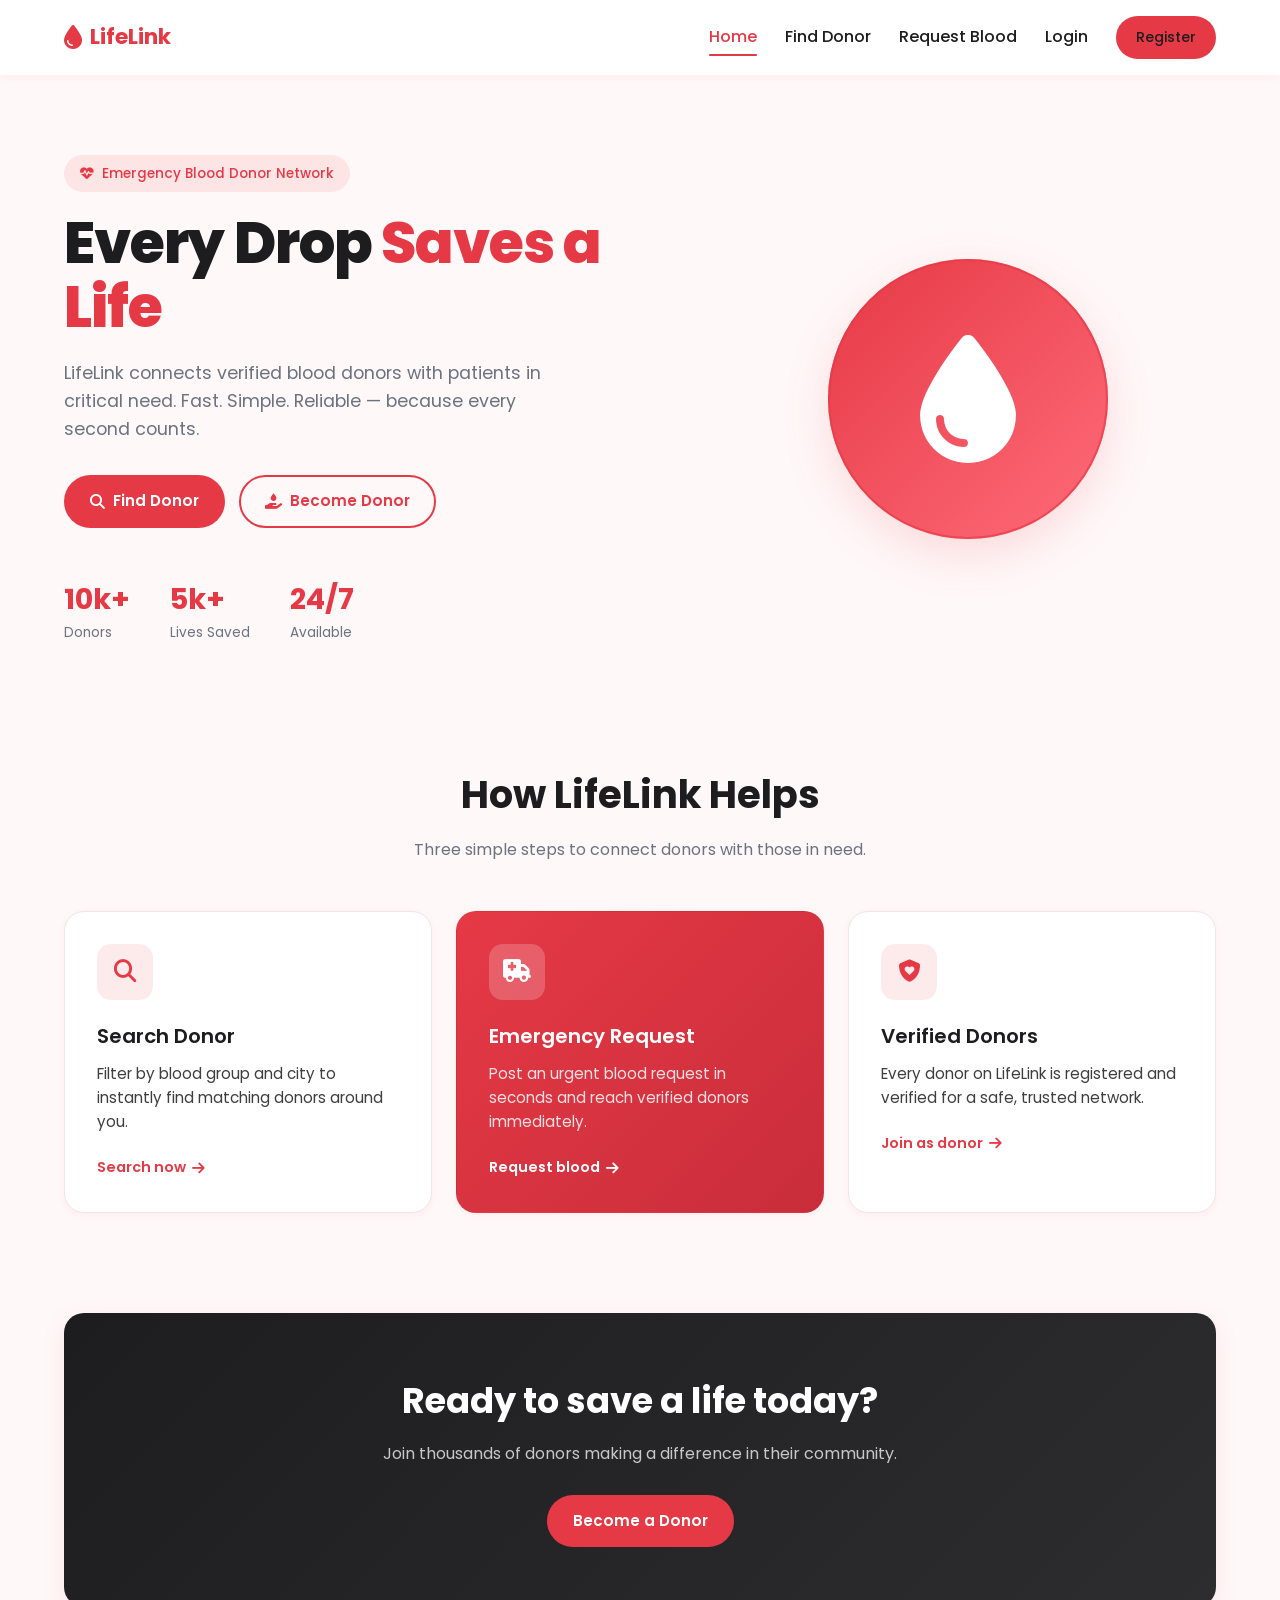
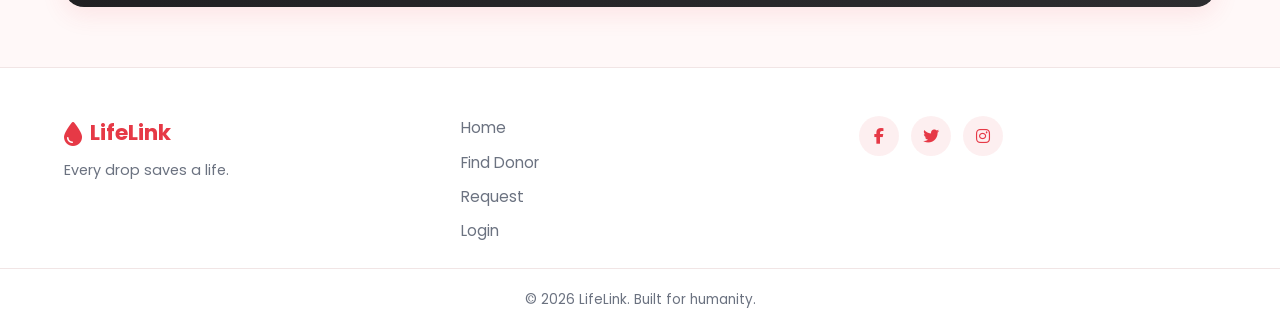
<file: public/lifelink/index.html>
<!DOCTYPE html>
<html lang="en">
<head>
  <meta charset="UTF-8" />
  <meta name="viewport" content="width=device-width, initial-scale=1.0" />
  <title>LifeLink – Emergency Blood Donor Network</title>
  <link rel="stylesheet" href="css/style.css" />
  <link rel="preconnect" href="https://fonts.googleapis.com" />
  <link rel="preconnect" href="https://fonts.gstatic.com" crossorigin />
  <link href="https://fonts.googleapis.com/css2?family=Poppins:wght@300;400;500;600;700;800&display=swap" rel="stylesheet" />
  <link rel="stylesheet" href="https://cdnjs.cloudflare.com/ajax/libs/font-awesome/6.5.1/css/all.min.css" />
</head>
<body>
  <!-- Navbar -->
  <header class="navbar">
    <div class="nav-container">
      <a href="index.html" class="logo">
        <i class="fa-solid fa-droplet"></i>
        <span>LifeLink</span>
      </a>
      <nav class="nav-links">
        <a href="index.html" class="active">Home</a>
        <a href="search-donor.html">Find Donor</a>
        <a href="request.html">Request Blood</a>
        <a href="login.html">Login</a>
        <a href="register.html" class="btn btn-primary btn-sm">Register</a>
      </nav>
      <button class="nav-toggle" aria-label="Toggle menu">
        <i class="fa-solid fa-bars"></i>
      </button>
    </div>
  </header>

  <!-- Hero -->
  <section class="hero">
    <div class="hero-content">
      <span class="hero-badge">
        <i class="fa-solid fa-heart-pulse"></i> Emergency Blood Donor Network
      </span>
      <h1>Every Drop <span class="accent">Saves a Life</span></h1>
      <p>
        LifeLink connects verified blood donors with patients in critical need.
        Fast. Simple. Reliable — because every second counts.
      </p>
      <div class="hero-buttons">
        <a href="search-donor.html" class="btn btn-primary">
          <i class="fa-solid fa-magnifying-glass"></i> Find Donor
        </a>
        <a href="register.html" class="btn btn-outline">
          <i class="fa-solid fa-hand-holding-droplet"></i> Become Donor
        </a>
      </div>
      <div class="hero-stats">
        <div><strong>10k+</strong><span>Donors</span></div>
        <div><strong>5k+</strong><span>Lives Saved</span></div>
        <div><strong>24/7</strong><span>Available</span></div>
      </div>
    </div>
    <div class="hero-visual" aria-hidden="true">
      <div class="pulse-circle">
        <i class="fa-solid fa-droplet"></i>
      </div>
    </div>
  </section>

  <!-- Features -->
  <section class="features">
    <div class="section-head">
      <h2>How LifeLink Helps</h2>
      <p>Three simple steps to connect donors with those in need.</p>
    </div>
    <div class="feature-grid">
      <div class="feature-card">
        <div class="feature-icon"><i class="fa-solid fa-magnifying-glass"></i></div>
        <h3>Search Donor</h3>
        <p>Filter by blood group and city to instantly find matching donors around you.</p>
        <a href="search-donor.html" class="card-link">Search now <i class="fa-solid fa-arrow-right"></i></a>
      </div>
      <div class="feature-card highlight">
        <div class="feature-icon"><i class="fa-solid fa-truck-medical"></i></div>
        <h3>Emergency Request</h3>
        <p>Post an urgent blood request in seconds and reach verified donors immediately.</p>
        <a href="request.html" class="card-link">Request blood <i class="fa-solid fa-arrow-right"></i></a>
      </div>
      <div class="feature-card">
        <div class="feature-icon"><i class="fa-solid fa-shield-heart"></i></div>
        <h3>Verified Donors</h3>
        <p>Every donor on LifeLink is registered and verified for a safe, trusted network.</p>
        <a href="register.html" class="card-link">Join as donor <i class="fa-solid fa-arrow-right"></i></a>
      </div>
    </div>
  </section>

  <!-- CTA -->
  <section class="cta">
    <div class="cta-inner">
      <h2>Ready to save a life today?</h2>
      <p>Join thousands of donors making a difference in their community.</p>
      <a href="register.html" class="btn btn-primary">Become a Donor</a>
    </div>
  </section>

  <!-- Footer -->
  <footer class="footer">
    <div class="footer-inner">
      <div>
        <div class="logo">
          <i class="fa-solid fa-droplet"></i>
          <span>LifeLink</span>
        </div>
        <p class="footer-tag">Every drop saves a life.</p>
      </div>
      <div class="footer-links">
        <a href="index.html">Home</a>
        <a href="search-donor.html">Find Donor</a>
        <a href="request.html">Request</a>
        <a href="login.html">Login</a>
      </div>
      <div class="footer-social">
        <a href="#" aria-label="Facebook"><i class="fa-brands fa-facebook-f"></i></a>
        <a href="#" aria-label="Twitter"><i class="fa-brands fa-twitter"></i></a>
        <a href="#" aria-label="Instagram"><i class="fa-brands fa-instagram"></i></a>
      </div>
    </div>
    <div class="footer-bottom">
      &copy; 2026 LifeLink. Built for humanity.
    </div>
  </footer>

  <script src="js/data.js"></script>
  <script src="js/app.js"></script>
</body>
</html>
</file>
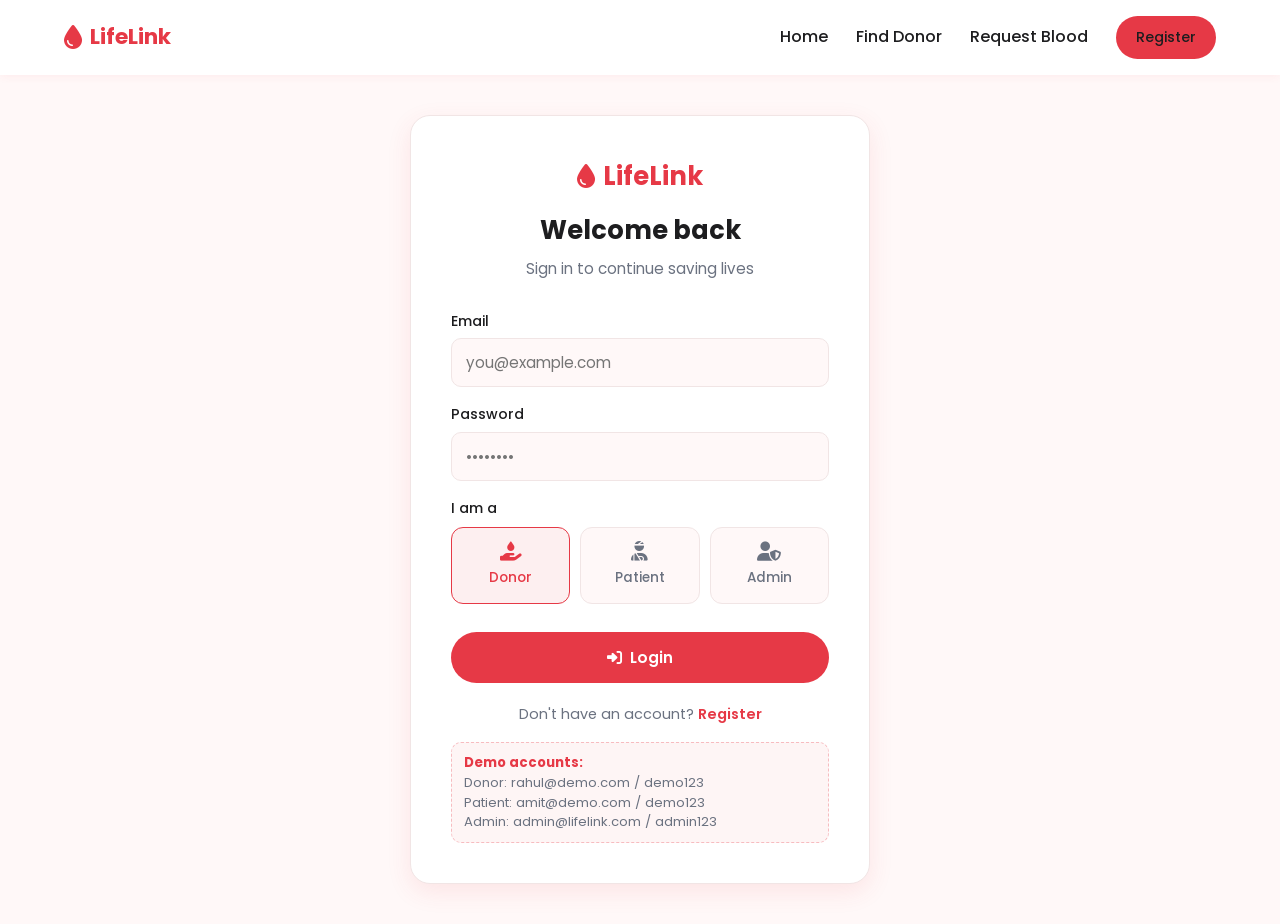
<file: public/lifelink/admin.html>
<!DOCTYPE html>
<html lang="en">
<head>
  <meta charset="UTF-8" />
  <meta name="viewport" content="width=device-width, initial-scale=1.0" />
  <title>Admin Dashboard – LifeLink</title>
  <link rel="stylesheet" href="css/style.css" />
  <link rel="stylesheet" href="css/dashboard.css" />
  <link href="https://fonts.googleapis.com/css2?family=Poppins:wght@300;400;500;600;700;800&display=swap" rel="stylesheet" />
  <link rel="stylesheet" href="https://cdnjs.cloudflare.com/ajax/libs/font-awesome/6.5.1/css/all.min.css" />
</head>
<body>
  <header class="navbar">
    <div class="nav-container">
      <a href="index.html" class="logo"><i class="fa-solid fa-droplet"></i><span>LifeLink</span></a>
      <nav class="nav-links">
        <a href="admin.html" class="active">Admin</a>
        <button id="logoutBtn" class="btn btn-outline btn-sm"><i class="fa-solid fa-right-from-bracket"></i> Logout</button>
      </nav>
      <button class="nav-toggle"><i class="fa-solid fa-bars"></i></button>
    </div>
  </header>

  <main class="dash-wrap">
    <div class="dash-head">
      <div>
        <h1>Admin Dashboard</h1>
        <p>Manage donors, patients, and blood requests.</p>
      </div>
    </div>

    <div class="stat-grid">
      <div class="stat-card">
        <div class="stat-icon"><i class="fa-solid fa-hand-holding-droplet"></i></div>
        <div class="stat-info"><strong id="statDonors">0</strong><span>Total Donors</span></div>
      </div>
      <div class="stat-card">
        <div class="stat-icon"><i class="fa-solid fa-user-injured"></i></div>
        <div class="stat-info"><strong id="statPatients">0</strong><span>Total Patients</span></div>
      </div>
      <div class="stat-card">
        <div class="stat-icon"><i class="fa-solid fa-clipboard-list"></i></div>
        <div class="stat-info"><strong id="statRequests">0</strong><span>Total Requests</span></div>
      </div>
    </div>

    <div class="panel">
      <div class="tab-bar">
        <button class="tab-btn active" data-tab="donors">Donors</button>
        <button class="tab-btn" data-tab="patients">Patients</button>
        <button class="tab-btn" data-tab="requests">Requests</button>
      </div>

      <div class="tab-panel active" id="tab-donors">
        <div class="table-wrap">
          <table>
            <thead><tr><th>Name</th><th>Blood</th><th>City</th><th>Phone</th><th>Status</th><th></th></tr></thead>
            <tbody id="donorTable"></tbody>
          </table>
        </div>
      </div>

      <div class="tab-panel" id="tab-patients">
        <div class="table-wrap">
          <table>
            <thead><tr><th>Name</th><th>Blood</th><th>City</th><th>Phone</th><th>Email</th><th></th></tr></thead>
            <tbody id="patientTable"></tbody>
          </table>
        </div>
      </div>

      <div class="tab-panel" id="tab-requests">
        <div class="table-wrap">
          <table>
            <thead><tr><th>Patient</th><th>Blood</th><th>Hospital</th><th>Units</th><th>Priority</th><th></th></tr></thead>
            <tbody id="requestTable"></tbody>
          </table>
        </div>
      </div>
    </div>
  </main>

  <script src="js/data.js"></script>
  <script src="js/app.js"></script>
  <script src="js/admin.js"></script>
</body>
</html>
</file>
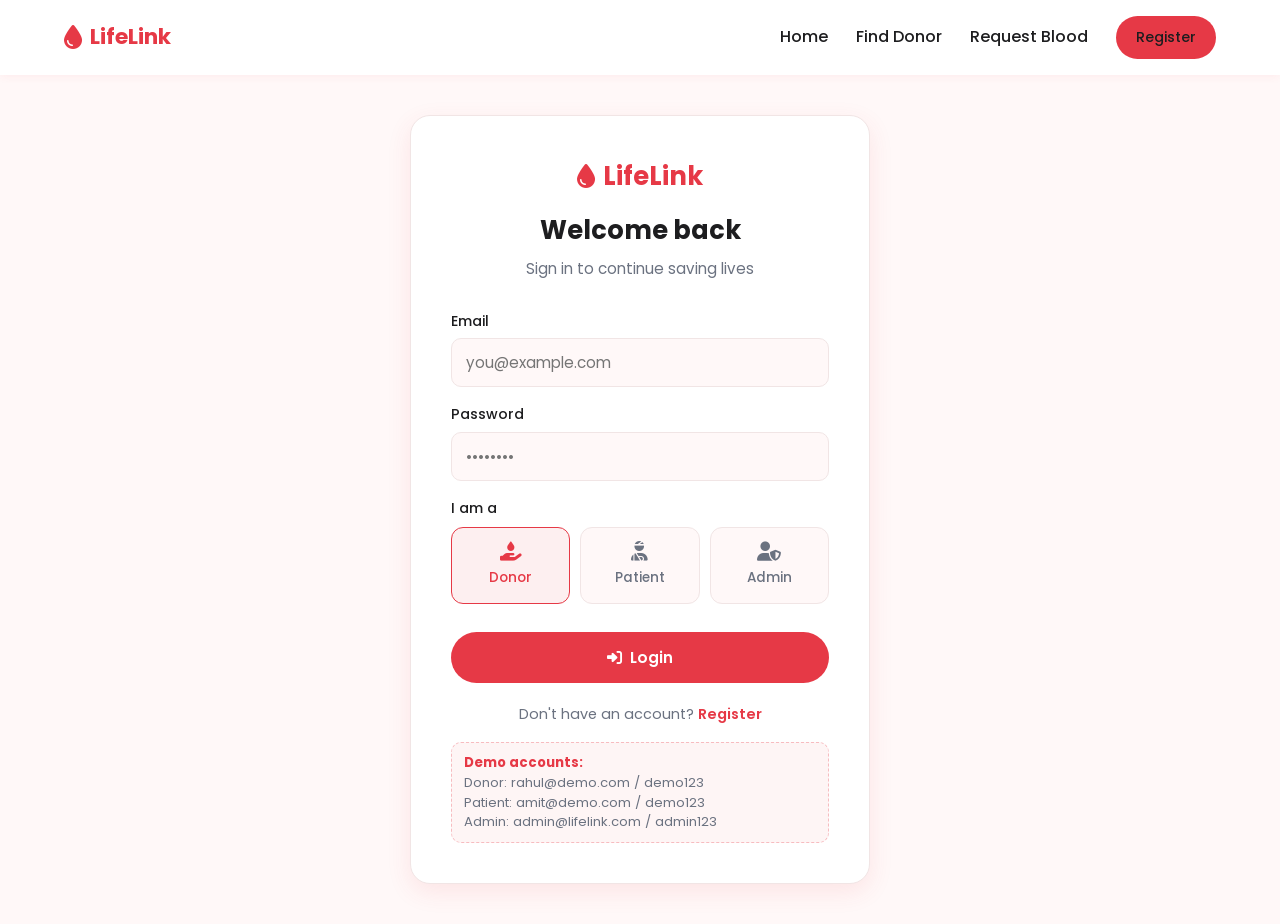
<file: public/lifelink/donor-dashboard.html>
<!DOCTYPE html>
<html lang="en">
<head>
  <meta charset="UTF-8" />
  <meta name="viewport" content="width=device-width, initial-scale=1.0" />
  <title>Donor Dashboard – LifeLink</title>
  <link rel="stylesheet" href="css/style.css" />
  <link rel="stylesheet" href="css/dashboard.css" />
  <link href="https://fonts.googleapis.com/css2?family=Poppins:wght@300;400;500;600;700;800&display=swap" rel="stylesheet" />
  <link rel="stylesheet" href="https://cdnjs.cloudflare.com/ajax/libs/font-awesome/6.5.1/css/all.min.css" />
</head>
<body>
  <header class="navbar">
    <div class="nav-container">
      <a href="index.html" class="logo"><i class="fa-solid fa-droplet"></i><span>LifeLink</span></a>
      <nav class="nav-links">
        <a href="donor-dashboard.html" class="active">Dashboard</a>
        <a href="search-donor.html">Find Donor</a>
        <button id="logoutBtn" class="btn btn-outline btn-sm"><i class="fa-solid fa-right-from-bracket"></i> Logout</button>
      </nav>
      <button class="nav-toggle"><i class="fa-solid fa-bars"></i></button>
    </div>
  </header>

  <main class="dash-wrap">
    <div class="welcome-card">
      <div>
        <h2>Welcome, <span id="donorName">Donor</span> 👋</h2>
        <p>Thank you for being a lifesaver in your community.</p>
      </div>
      <div class="welcome-meta">
        <div class="blood-badge">
          <strong id="donorBlood">—</strong>
          <span>Blood Group</span>
        </div>
        <div class="blood-badge">
          <strong id="donorCity">—</strong>
          <span>City</span>
        </div>
      </div>
    </div>

    <div class="panel">
      <div class="panel-head">
        <div>
          <h2>Availability Status</h2>
          <p style="color:var(--muted);font-size:0.9rem;">Toggle off if you're unavailable to donate right now.</p>
        </div>
        <label class="toggle">
          <input type="checkbox" id="availToggle" />
          <span class="toggle-slider"></span>
          <span class="toggle-label" id="availLabel">Available</span>
        </label>
      </div>
    </div>

    <div class="panel">
      <div class="panel-head">
        <h2><i class="fa-solid fa-inbox" style="color:var(--primary);margin-right:6px;"></i>Received Requests</h2>
      </div>
      <div id="requestList"></div>
    </div>
  </main>

  <script src="js/data.js"></script>
  <script src="js/app.js"></script>
  <script src="js/donor.js"></script>
</body>
</html>
</file>
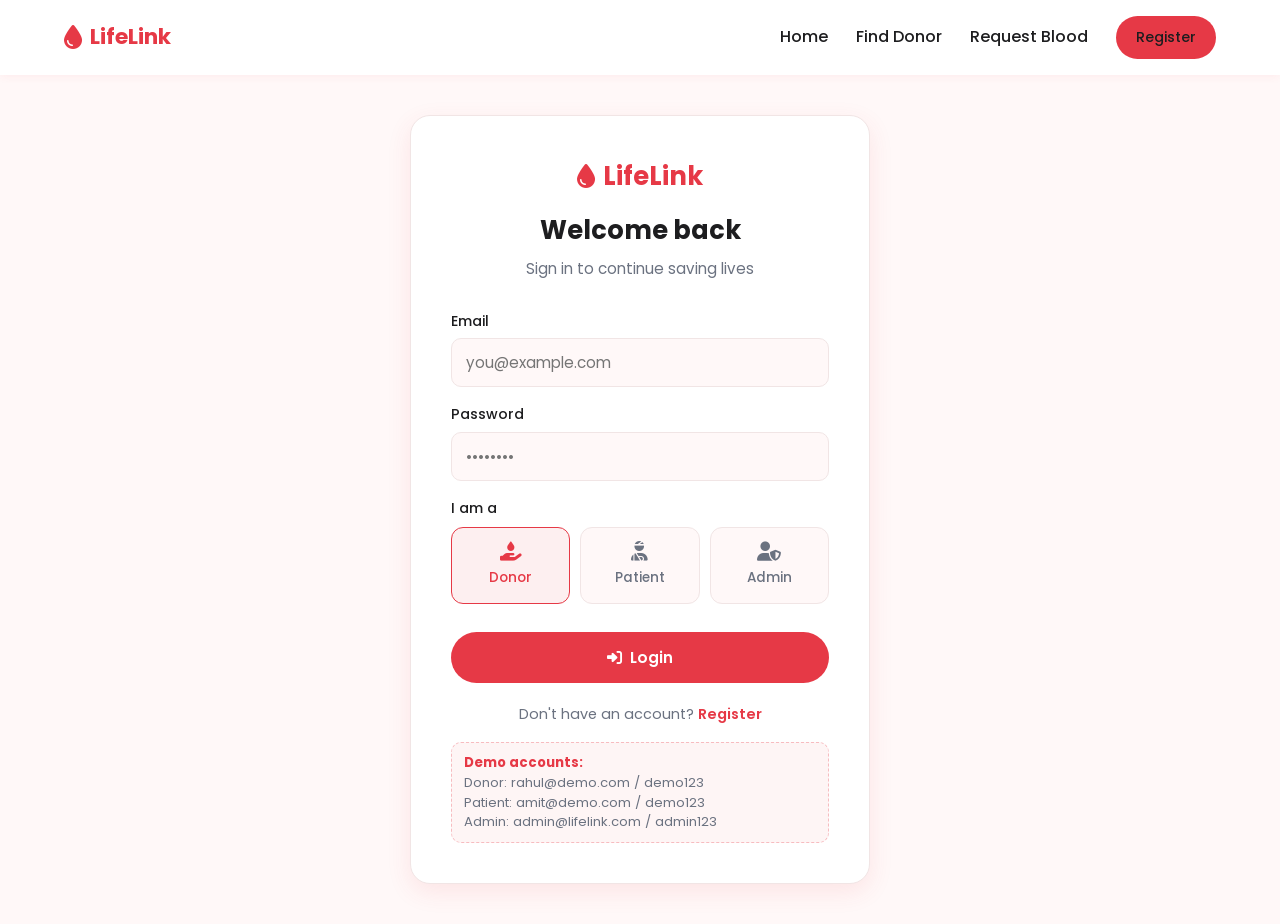
<file: public/lifelink/login.html>
<!DOCTYPE html>
<html lang="en">
<head>
  <meta charset="UTF-8" />
  <meta name="viewport" content="width=device-width, initial-scale=1.0" />
  <title>Login – LifeLink</title>
  <link rel="stylesheet" href="css/style.css" />
  <link rel="stylesheet" href="css/login.css" />
  <link href="https://fonts.googleapis.com/css2?family=Poppins:wght@300;400;500;600;700;800&display=swap" rel="stylesheet" />
  <link rel="stylesheet" href="https://cdnjs.cloudflare.com/ajax/libs/font-awesome/6.5.1/css/all.min.css" />
</head>
<body>
  <header class="navbar">
    <div class="nav-container">
      <a href="index.html" class="logo"><i class="fa-solid fa-droplet"></i><span>LifeLink</span></a>
      <nav class="nav-links">
        <a href="index.html">Home</a>
        <a href="search-donor.html">Find Donor</a>
        <a href="request.html">Request Blood</a>
        <a href="register.html" class="btn btn-primary btn-sm">Register</a>
      </nav>
      <button class="nav-toggle"><i class="fa-solid fa-bars"></i></button>
    </div>
  </header>

  <main class="auth-wrap">
    <div class="auth-card">
      <div class="auth-head">
        <div class="logo"><i class="fa-solid fa-droplet"></i><span>LifeLink</span></div>
        <h1>Welcome back</h1>
        <p>Sign in to continue saving lives</p>
      </div>

      <div class="alert error" id="alert"></div>

      <form id="loginForm">
        <div class="form-group">
          <label for="email">Email</label>
          <input type="email" id="email" required placeholder="you@example.com" />
        </div>
        <div class="form-group">
          <label for="password">Password</label>
          <input type="password" id="password" required placeholder="••••••••" />
        </div>

        <label style="display:block;font-size:0.88rem;font-weight:500;margin-bottom:8px;">I am a</label>
        <div class="role-group">
          <div class="role-option">
            <input type="radio" name="role" value="donor" id="r-donor" checked />
            <label for="r-donor"><i class="fa-solid fa-hand-holding-droplet"></i>Donor</label>
          </div>
          <div class="role-option">
            <input type="radio" name="role" value="patient" id="r-patient" />
            <label for="r-patient"><i class="fa-solid fa-user-injured"></i>Patient</label>
          </div>
          <div class="role-option">
            <input type="radio" name="role" value="admin" id="r-admin" />
            <label for="r-admin"><i class="fa-solid fa-user-shield"></i>Admin</label>
          </div>
        </div>

        <button type="submit" class="btn btn-primary auth-submit">
          <i class="fa-solid fa-right-to-bracket"></i> Login
        </button>
      </form>

      <p class="auth-foot">Don't have an account? <a href="register.html">Register</a></p>

      <div class="demo-hint">
        <strong>Demo accounts:</strong><br>
        Donor: rahul@demo.com / demo123<br>
        Patient: amit@demo.com / demo123<br>
        Admin: admin@lifelink.com / admin123
      </div>
    </div>
  </main>

  <script src="js/data.js"></script>
  <script src="js/app.js"></script>
  <script>
    document.getElementById('loginForm').addEventListener('submit', (e) => {
      e.preventDefault();
      const email = document.getElementById('email').value.trim().toLowerCase();
      const password = document.getElementById('password').value;
      const role = document.querySelector('input[name="role"]:checked').value;
      const alertEl = document.getElementById('alert');

      const users = DB.get(LS_KEYS.USERS, []);
      const user = users.find(u => u.email.toLowerCase() === email && u.password === password && u.role === role);

      if (!user) {
        alertEl.textContent = 'Invalid credentials or role mismatch.';
        alertEl.className = 'alert error show';
        return;
      }

      DB.set(LS_KEYS.SESSION, user);
      if (role === 'donor') window.location.href = 'donor-dashboard.html';
      else if (role === 'patient') window.location.href = 'patient-dashboard.html';
      else window.location.href = 'admin.html';
    });
  </script>
</body>
</html>
</file>
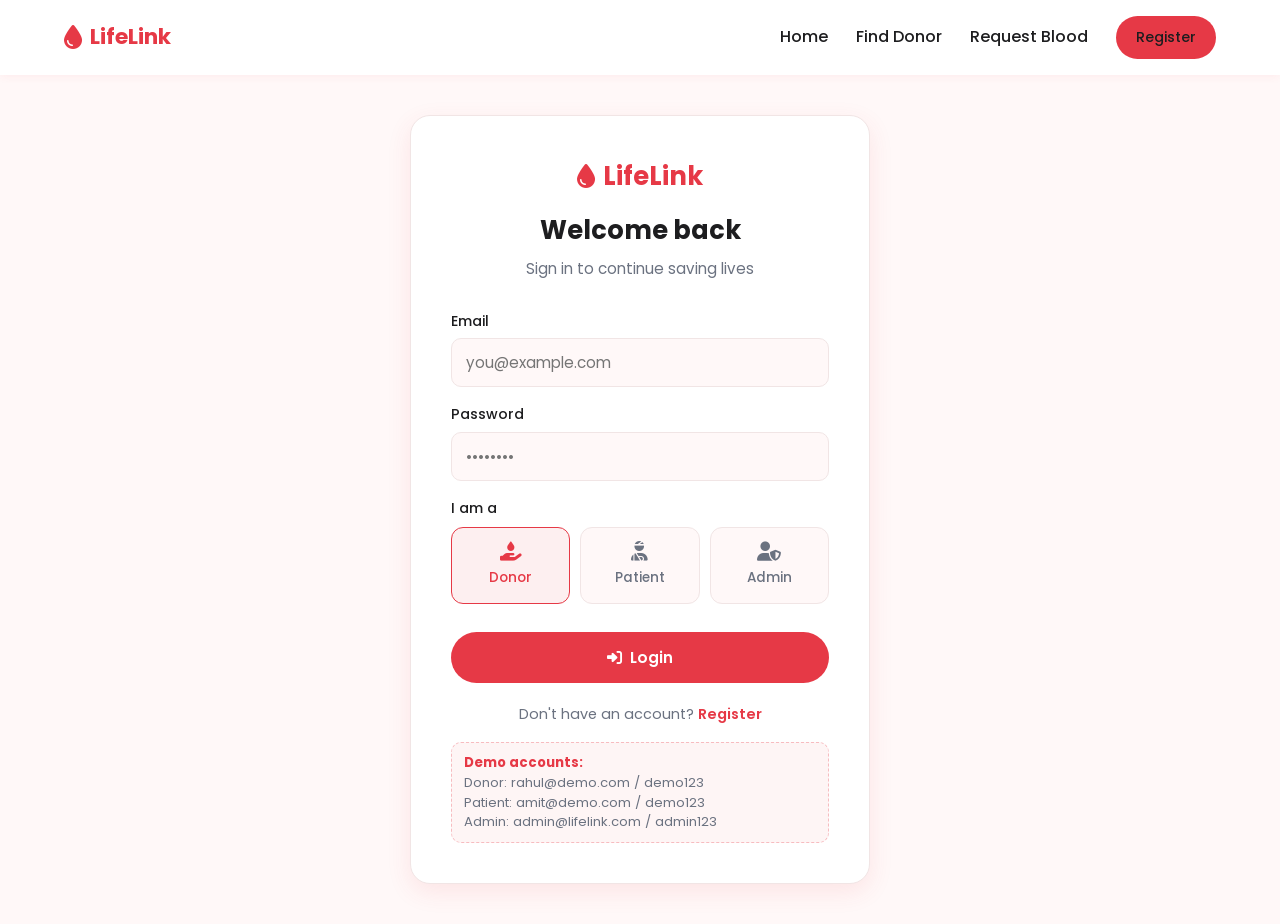
<file: public/lifelink/patient-dashboard.html>
<!DOCTYPE html>
<html lang="en">
<head>
  <meta charset="UTF-8" />
  <meta name="viewport" content="width=device-width, initial-scale=1.0" />
  <title>Patient Dashboard – LifeLink</title>
  <link rel="stylesheet" href="css/style.css" />
  <link rel="stylesheet" href="css/dashboard.css" />
  <link href="https://fonts.googleapis.com/css2?family=Poppins:wght@300;400;500;600;700;800&display=swap" rel="stylesheet" />
  <link rel="stylesheet" href="https://cdnjs.cloudflare.com/ajax/libs/font-awesome/6.5.1/css/all.min.css" />
</head>
<body>
  <header class="navbar">
    <div class="nav-container">
      <a href="index.html" class="logo"><i class="fa-solid fa-droplet"></i><span>LifeLink</span></a>
      <nav class="nav-links">
        <a href="patient-dashboard.html" class="active">Dashboard</a>
        <a href="search-donor.html">Find Donor</a>
        <a href="request.html">New Request</a>
        <button id="logoutBtn" class="btn btn-outline btn-sm"><i class="fa-solid fa-right-from-bracket"></i> Logout</button>
      </nav>
      <button class="nav-toggle"><i class="fa-solid fa-bars"></i></button>
    </div>
  </header>

  <main class="dash-wrap">
    <div class="welcome-card">
      <div>
        <h2>Hello, <span id="patientName">Patient</span></h2>
        <p>Find donors quickly or post an emergency request.</p>
      </div>
      <div style="display:flex;gap:10px;flex-wrap:wrap;">
        <a href="search-donor.html" class="btn" style="background:rgba(255,255,255,0.2);color:var(--white);"><i class="fa-solid fa-magnifying-glass"></i> Search Donor</a>
        <a href="request.html" class="btn" style="background:var(--white);color:var(--primary);"><i class="fa-solid fa-plus"></i> New Request</a>
      </div>
    </div>

    <div class="panel">
      <div class="panel-head">
        <h2><i class="fa-solid fa-clipboard-list" style="color:var(--primary);margin-right:6px;"></i>My Requests</h2>
        <a href="request.html" class="btn btn-primary btn-sm"><i class="fa-solid fa-plus"></i> New</a>
      </div>
      <div id="myRequests"></div>
    </div>
  </main>

  <script src="js/data.js"></script>
  <script src="js/app.js"></script>
  <script src="js/patient.js"></script>
</body>
</html>
</file>
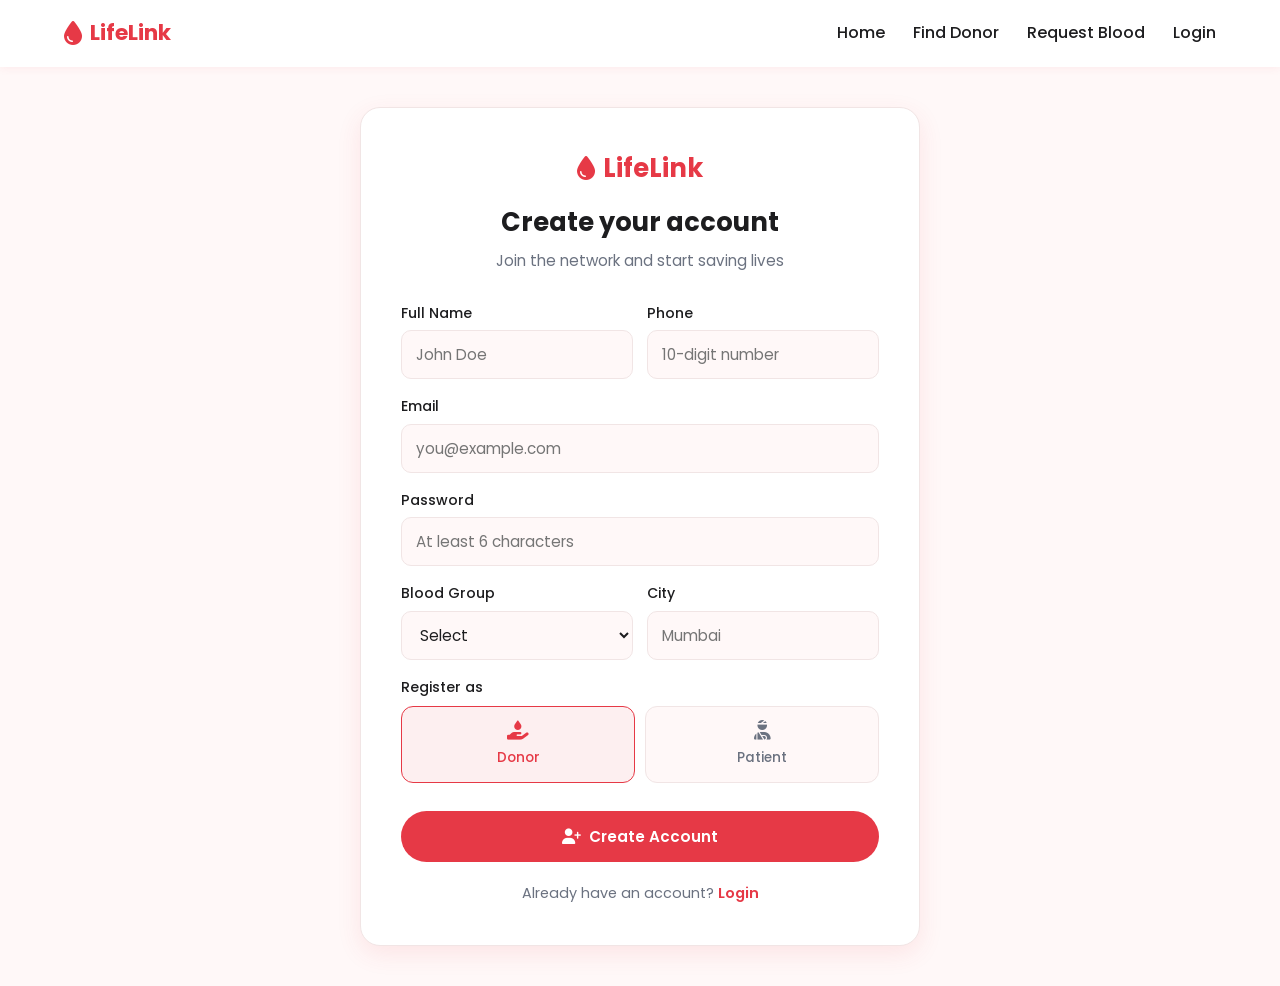
<file: public/lifelink/register.html>
<!DOCTYPE html>
<html lang="en">
<head>
  <meta charset="UTF-8" />
  <meta name="viewport" content="width=device-width, initial-scale=1.0" />
  <title>Register – LifeLink</title>
  <link rel="stylesheet" href="css/style.css" />
  <link rel="stylesheet" href="css/login.css" />
  <link href="https://fonts.googleapis.com/css2?family=Poppins:wght@300;400;500;600;700;800&display=swap" rel="stylesheet" />
  <link rel="stylesheet" href="https://cdnjs.cloudflare.com/ajax/libs/font-awesome/6.5.1/css/all.min.css" />
</head>
<body>
  <header class="navbar">
    <div class="nav-container">
      <a href="index.html" class="logo"><i class="fa-solid fa-droplet"></i><span>LifeLink</span></a>
      <nav class="nav-links">
        <a href="index.html">Home</a>
        <a href="search-donor.html">Find Donor</a>
        <a href="request.html">Request Blood</a>
        <a href="login.html">Login</a>
      </nav>
      <button class="nav-toggle"><i class="fa-solid fa-bars"></i></button>
    </div>
  </header>

  <main class="auth-wrap">
    <div class="auth-card wide">
      <div class="auth-head">
        <div class="logo"><i class="fa-solid fa-droplet"></i><span>LifeLink</span></div>
        <h1>Create your account</h1>
        <p>Join the network and start saving lives</p>
      </div>

      <div class="alert error" id="alert"></div>
      <div class="alert success" id="success"></div>

      <form id="registerForm">
        <div class="form-row">
          <div class="form-group">
            <label>Full Name</label>
            <input type="text" id="name" required placeholder="John Doe" />
          </div>
          <div class="form-group">
            <label>Phone</label>
            <input type="tel" id="phone" required pattern="[0-9]{10}" placeholder="10-digit number" />
          </div>
        </div>

        <div class="form-group">
          <label>Email</label>
          <input type="email" id="email" required placeholder="you@example.com" />
        </div>

        <div class="form-group">
          <label>Password</label>
          <input type="password" id="password" required minlength="6" placeholder="At least 6 characters" />
        </div>

        <div class="form-row">
          <div class="form-group">
            <label>Blood Group</label>
            <select id="bloodGroup" required>
              <option value="">Select</option>
              <option>A+</option><option>A-</option>
              <option>B+</option><option>B-</option>
              <option>O+</option><option>O-</option>
              <option>AB+</option><option>AB-</option>
            </select>
          </div>
          <div class="form-group">
            <label>City</label>
            <input type="text" id="city" required placeholder="Mumbai" />
          </div>
        </div>

        <label style="display:block;font-size:0.88rem;font-weight:500;margin-bottom:8px;">Register as</label>
        <div class="role-group" style="grid-template-columns: 1fr 1fr;">
          <div class="role-option">
            <input type="radio" name="role" value="donor" id="r-donor" checked />
            <label for="r-donor"><i class="fa-solid fa-hand-holding-droplet"></i>Donor</label>
          </div>
          <div class="role-option">
            <input type="radio" name="role" value="patient" id="r-patient" />
            <label for="r-patient"><i class="fa-solid fa-user-injured"></i>Patient</label>
          </div>
        </div>

        <button type="submit" class="btn btn-primary auth-submit">
          <i class="fa-solid fa-user-plus"></i> Create Account
        </button>
      </form>

      <p class="auth-foot">Already have an account? <a href="login.html">Login</a></p>
    </div>
  </main>

  <script src="js/data.js"></script>
  <script src="js/app.js"></script>
  <script>
    document.getElementById('registerForm').addEventListener('submit', (e) => {
      e.preventDefault();
      const name = document.getElementById('name').value.trim();
      const phone = document.getElementById('phone').value.trim();
      const email = document.getElementById('email').value.trim().toLowerCase();
      const password = document.getElementById('password').value;
      const bloodGroup = document.getElementById('bloodGroup').value;
      const city = document.getElementById('city').value.trim();
      const role = document.querySelector('input[name="role"]:checked').value;
      const alertEl = document.getElementById('alert');
      const successEl = document.getElementById('success');

      const users = DB.get(LS_KEYS.USERS, []);
      if (users.find(u => u.email.toLowerCase() === email)) {
        alertEl.textContent = 'An account with this email already exists.';
        alertEl.className = 'alert error show';
        return;
      }

      const id = role[0] + Date.now();
      const profile = { id, name, phone, email, bloodGroup, city };
      if (role === 'donor') {
        profile.available = true;
        DB.push(LS_KEYS.DONORS, profile);
      } else {
        DB.push(LS_KEYS.PATIENTS, profile);
      }
      DB.push(LS_KEYS.USERS, { email, password, role, refId: id, name });

      alertEl.classList.remove('show');
      successEl.textContent = 'Account created! Redirecting to login…';
      successEl.className = 'alert success show';
      setTimeout(() => window.location.href = 'login.html', 1200);
    });
  </script>
</body>
</html>
</file>
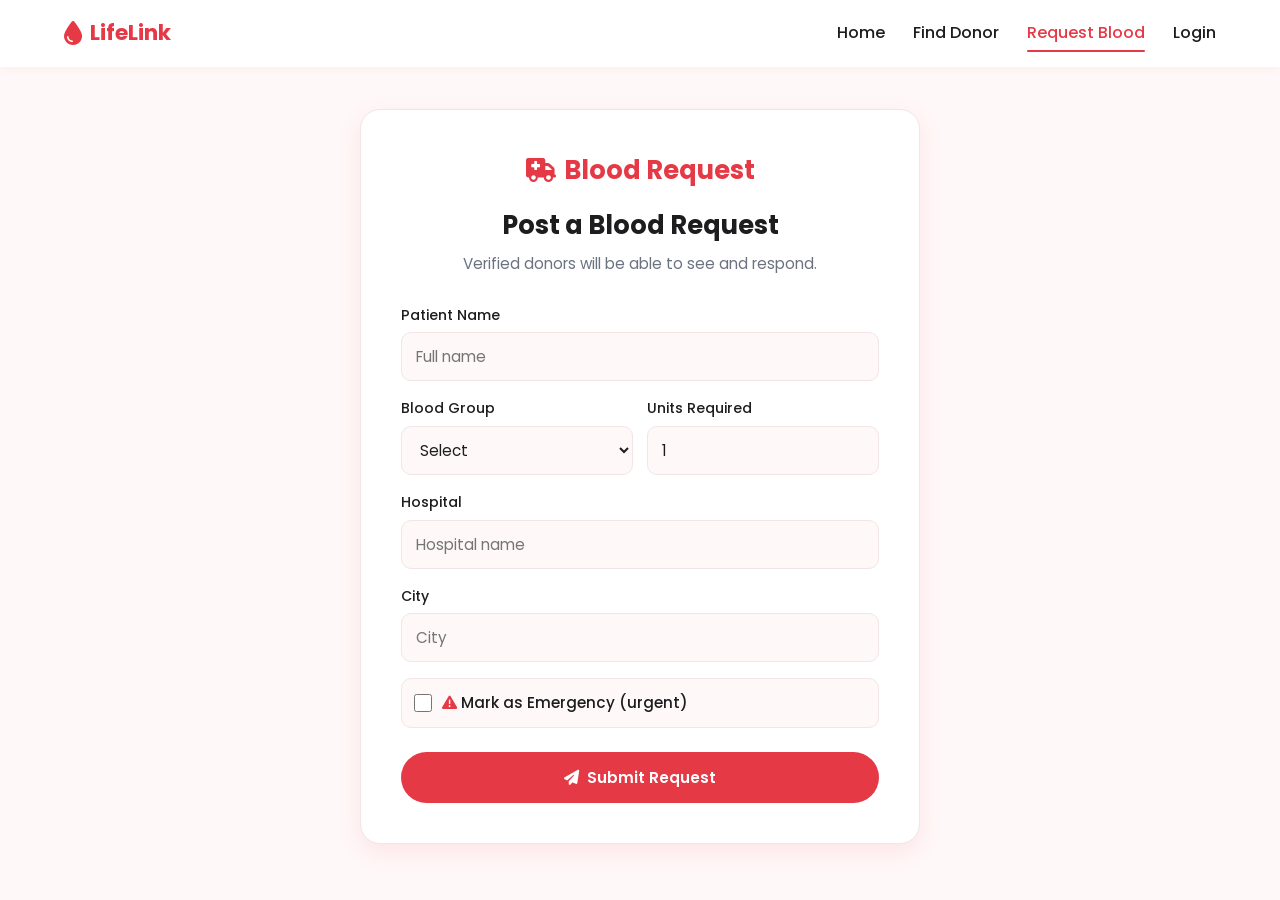
<file: public/lifelink/request.html>
<!DOCTYPE html>
<html lang="en">
<head>
  <meta charset="UTF-8" />
  <meta name="viewport" content="width=device-width, initial-scale=1.0" />
  <title>Request Blood – LifeLink</title>
  <link rel="stylesheet" href="css/style.css" />
  <link rel="stylesheet" href="css/login.css" />
  <link rel="stylesheet" href="css/dashboard.css" />
  <link href="https://fonts.googleapis.com/css2?family=Poppins:wght@300;400;500;600;700;800&display=swap" rel="stylesheet" />
  <link rel="stylesheet" href="https://cdnjs.cloudflare.com/ajax/libs/font-awesome/6.5.1/css/all.min.css" />
</head>
<body>
  <header class="navbar">
    <div class="nav-container">
      <a href="index.html" class="logo"><i class="fa-solid fa-droplet"></i><span>LifeLink</span></a>
      <nav class="nav-links">
        <a href="index.html">Home</a>
        <a href="search-donor.html">Find Donor</a>
        <a href="request.html" class="active">Request Blood</a>
        <a href="login.html">Login</a>
      </nav>
      <button class="nav-toggle"><i class="fa-solid fa-bars"></i></button>
    </div>
  </header>

  <main class="auth-wrap">
    <div class="auth-card wide">
      <div class="auth-head">
        <div class="logo"><i class="fa-solid fa-truck-medical"></i><span>Blood Request</span></div>
        <h1>Post a Blood Request</h1>
        <p>Verified donors will be able to see and respond.</p>
      </div>

      <div class="alert success" id="success"></div>

      <form id="requestForm">
        <div class="form-group">
          <label>Patient Name</label>
          <input type="text" id="patientName" required placeholder="Full name" />
        </div>

        <div class="form-row">
          <div class="form-group">
            <label>Blood Group</label>
            <select id="bloodGroup" required>
              <option value="">Select</option>
              <option>A+</option><option>A-</option>
              <option>B+</option><option>B-</option>
              <option>O+</option><option>O-</option>
              <option>AB+</option><option>AB-</option>
            </select>
          </div>
          <div class="form-group">
            <label>Units Required</label>
            <input type="number" id="units" required min="1" max="20" value="1" />
          </div>
        </div>

        <div class="form-group">
          <label>Hospital</label>
          <input type="text" id="hospital" required placeholder="Hospital name" />
        </div>

        <div class="form-group">
          <label>City</label>
          <input type="text" id="city" required placeholder="City" />
        </div>

        <div class="form-group">
          <div class="checkbox-wrap">
            <input type="checkbox" id="emergency" />
            <label for="emergency"><i class="fa-solid fa-triangle-exclamation" style="color:var(--primary);"></i> Mark as Emergency (urgent)</label>
          </div>
        </div>

        <button type="submit" class="btn btn-primary auth-submit">
          <i class="fa-solid fa-paper-plane"></i> Submit Request
        </button>
      </form>
    </div>
  </main>

  <script src="js/data.js"></script>
  <script src="js/app.js"></script>
  <script>
    // Prefill from session
    const session = DB.get(LS_KEYS.SESSION, null);
    if (session && session.role === 'patient') {
      const p = DB.get(LS_KEYS.PATIENTS, []).find(x => x.id === session.refId);
      if (p) {
        document.getElementById('patientName').value = p.name;
        document.getElementById('bloodGroup').value = p.bloodGroup;
        document.getElementById('city').value = p.city;
      }
    }

    document.getElementById('requestForm').addEventListener('submit', (e) => {
      e.preventDefault();
      const req = {
        id: 'r' + Date.now(),
        patientName: document.getElementById('patientName').value.trim(),
        bloodGroup: document.getElementById('bloodGroup').value,
        units: Number(document.getElementById('units').value),
        hospital: document.getElementById('hospital').value.trim(),
        city: document.getElementById('city').value.trim(),
        emergency: document.getElementById('emergency').checked,
        patientId: session?.refId || null,
        createdAt: Date.now(),
      };
      DB.push(LS_KEYS.REQUESTS, req);
      const s = document.getElementById('success');
      s.innerHTML = '<i class="fa-solid fa-circle-check"></i> Request submitted successfully! Donors will be notified.';
      s.className = 'alert success show';
      e.target.reset();
      setTimeout(() => {
        if (session?.role === 'patient') window.location.href = 'patient-dashboard.html';
      }, 1500);
    });
  </script>
</body>
</html>
</file>
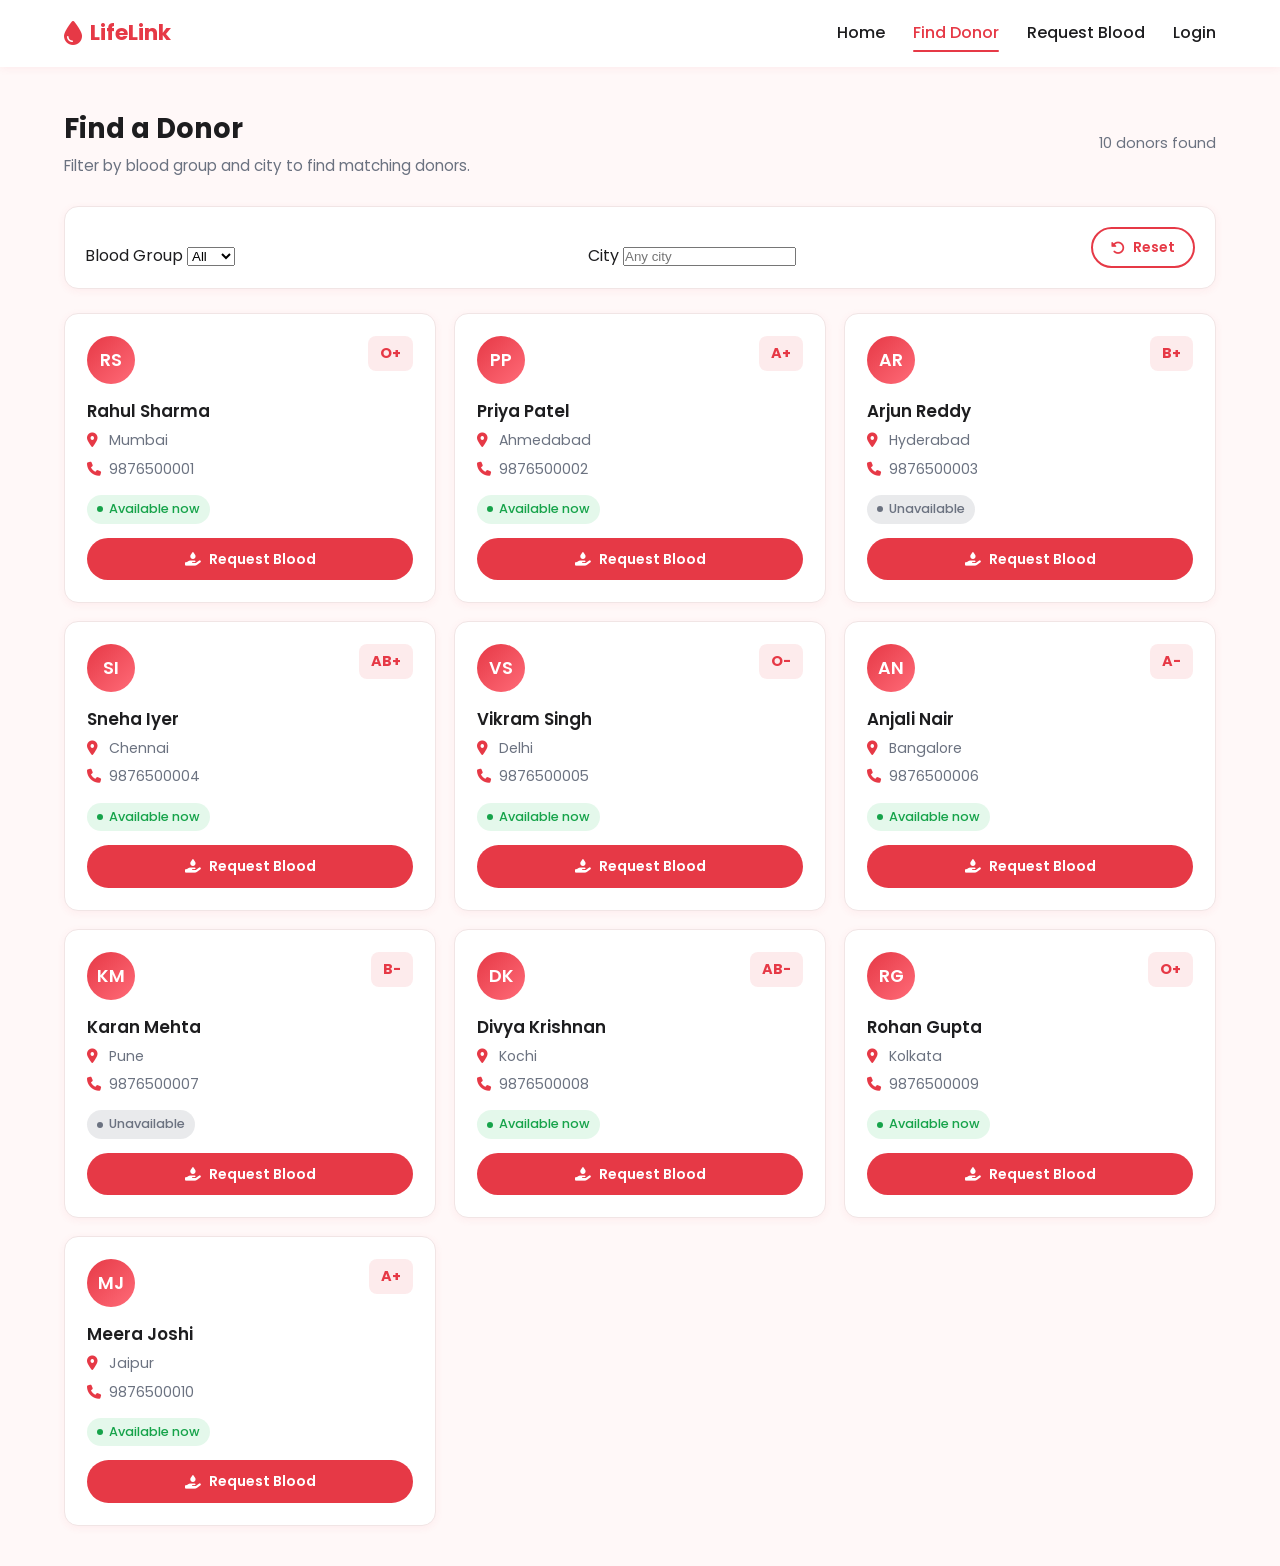
<file: public/lifelink/search-donor.html>
<!DOCTYPE html>
<html lang="en">
<head>
  <meta charset="UTF-8" />
  <meta name="viewport" content="width=device-width, initial-scale=1.0" />
  <title>Search Donor – LifeLink</title>
  <link rel="stylesheet" href="css/style.css" />
  <link rel="stylesheet" href="css/dashboard.css" />
  <link href="https://fonts.googleapis.com/css2?family=Poppins:wght@300;400;500;600;700;800&display=swap" rel="stylesheet" />
  <link rel="stylesheet" href="https://cdnjs.cloudflare.com/ajax/libs/font-awesome/6.5.1/css/all.min.css" />
</head>
<body>
  <header class="navbar">
    <div class="nav-container">
      <a href="index.html" class="logo"><i class="fa-solid fa-droplet"></i><span>LifeLink</span></a>
      <nav class="nav-links">
        <a href="index.html">Home</a>
        <a href="search-donor.html" class="active">Find Donor</a>
        <a href="request.html">Request Blood</a>
        <a href="login.html">Login</a>
      </nav>
      <button class="nav-toggle"><i class="fa-solid fa-bars"></i></button>
    </div>
  </header>

  <main class="dash-wrap">
    <div class="dash-head">
      <div>
        <h1>Find a Donor</h1>
        <p>Filter by blood group and city to find matching donors.</p>
      </div>
      <div>
        <span id="resultCount" style="color:var(--muted);font-size:0.9rem;"></span>
      </div>
    </div>

    <div class="filter-bar">
      <div class="form-group">
        <label>Blood Group</label>
        <select id="filterBlood">
          <option value="">All</option>
          <option>A+</option><option>A-</option>
          <option>B+</option><option>B-</option>
          <option>O+</option><option>O-</option>
          <option>AB+</option><option>AB-</option>
        </select>
      </div>
      <div class="form-group">
        <label>City</label>
        <input type="text" id="filterCity" placeholder="Any city" />
      </div>
      <button id="clearFilters" class="btn btn-outline btn-sm"><i class="fa-solid fa-rotate-left"></i> Reset</button>
    </div>

    <div class="donor-grid" id="donorGrid"></div>
  </main>

  <script src="js/data.js"></script>
  <script src="js/app.js"></script>
  <script>
    const grid = document.getElementById('donorGrid');
    const filterBlood = document.getElementById('filterBlood');
    const filterCity = document.getElementById('filterCity');
    const resultCount = document.getElementById('resultCount');

    function initials(name) {
      return name.split(' ').map(n => n[0]).slice(0,2).join('').toUpperCase();
    }

    function render() {
      const bg = filterBlood.value;
      const city = filterCity.value.trim().toLowerCase();
      const donors = DB.get(LS_KEYS.DONORS, []).filter(d => {
        if (bg && d.bloodGroup !== bg) return false;
        if (city && !d.city.toLowerCase().includes(city)) return false;
        return true;
      });

      resultCount.textContent = `${donors.length} donor${donors.length===1?'':'s'} found`;

      if (donors.length === 0) {
        grid.innerHTML = `<div class="empty-state" style="grid-column:1/-1;"><i class="fa-solid fa-user-slash"></i><p>No donors match your filters.</p></div>`;
        return;
      }

      grid.innerHTML = donors.map(d => `
        <div class="donor-card">
          <div class="donor-top">
            <div class="donor-avatar">${initials(d.name)}</div>
            <div class="donor-blood">${d.bloodGroup}</div>
          </div>
          <h3 class="donor-name">${d.name}</h3>
          <div class="donor-meta">
            <div><i class="fa-solid fa-location-dot"></i> ${d.city}</div>
            <div><i class="fa-solid fa-phone"></i> ${d.phone}</div>
          </div>
          <div class="availability ${d.available ? 'yes' : 'no'}">
            ${d.available ? 'Available now' : 'Unavailable'}
          </div>
          <a href="request.html?donor=${d.id}" class="btn btn-primary btn-sm" style="width:100%;justify-content:center;">
            <i class="fa-solid fa-hand-holding-droplet"></i> Request Blood
          </a>
        </div>
      `).join('');
    }

    filterBlood.addEventListener('change', render);
    filterCity.addEventListener('input', render);
    document.getElementById('clearFilters').addEventListener('click', () => {
      filterBlood.value = '';
      filterCity.value = '';
      render();
    });
    render();
  </script>
</body>
</html>
</file>
<file: public/lifelink/css/style.css>
/* LifeLink — Global Styles */
:root {
  --primary: #E63946;
  --primary-dark: #c92d3a;
  --primary-light: #ff6b78;
  --bg: #FFF8F8;
  --white: #ffffff;
  --text: #1d1d1f;
  --muted: #6b7280;
  --border: #f1e5e5;
  --shadow-sm: 0 2px 8px rgba(230, 57, 70, 0.06);
  --shadow-md: 0 8px 24px rgba(230, 57, 70, 0.1);
  --shadow-lg: 0 16px 48px rgba(230, 57, 70, 0.15);
  --radius: 14px;
  --radius-lg: 20px;
  --transition: all 0.25s ease;
}

* { margin: 0; padding: 0; box-sizing: border-box; }

html { scroll-behavior: smooth; }

body {
  font-family: 'Poppins', system-ui, -apple-system, sans-serif;
  background: var(--bg);
  color: var(--text);
  line-height: 1.6;
  min-height: 100vh;
}

a { text-decoration: none; color: inherit; }
img { max-width: 100%; display: block; }

/* Navbar */
.navbar {
  background: var(--white);
  box-shadow: var(--shadow-sm);
  position: sticky;
  top: 0;
  z-index: 100;
}
.nav-container {
  max-width: 1200px;
  margin: 0 auto;
  padding: 16px 24px;
  display: flex;
  align-items: center;
  justify-content: space-between;
}
.logo {
  display: flex;
  align-items: center;
  gap: 8px;
  font-weight: 700;
  font-size: 1.35rem;
  color: var(--primary);
}
.logo i { font-size: 1.5rem; }
.nav-links {
  display: flex;
  align-items: center;
  gap: 28px;
}
.nav-links a {
  font-weight: 500;
  color: var(--text);
  transition: var(--transition);
  position: relative;
}
.nav-links a:hover { color: var(--primary); }
.nav-links a.active { color: var(--primary); }
.nav-links a.active::after {
  content: '';
  position: absolute;
  left: 0;
  bottom: -6px;
  width: 100%;
  height: 2px;
  background: var(--primary);
  border-radius: 2px;
}
.nav-toggle {
  display: none;
  background: none;
  border: none;
  font-size: 1.4rem;
  color: var(--primary);
  cursor: pointer;
}

/* Buttons */
.btn {
  display: inline-flex;
  align-items: center;
  gap: 8px;
  padding: 12px 24px;
  border-radius: 999px;
  font-weight: 600;
  font-family: inherit;
  font-size: 0.95rem;
  cursor: pointer;
  border: 2px solid transparent;
  transition: var(--transition);
  white-space: nowrap;
}
.btn-sm { padding: 8px 18px; font-size: 0.88rem; }
.btn-primary {
  background: var(--primary);
  color: var(--white);
}
.btn-primary:hover {
  background: var(--primary-dark);
  transform: translateY(-2px);
  box-shadow: var(--shadow-md);
}
.btn-outline {
  background: transparent;
  color: var(--primary);
  border-color: var(--primary);
}
.btn-outline:hover {
  background: var(--primary);
  color: var(--white);
  transform: translateY(-2px);
}
.btn-ghost {
  background: transparent;
  color: var(--text);
}
.btn-ghost:hover { color: var(--primary); }

/* Hero */
.hero {
  max-width: 1200px;
  margin: 0 auto;
  padding: 80px 24px 60px;
  display: grid;
  grid-template-columns: 1.2fr 1fr;
  gap: 60px;
  align-items: center;
}
.hero-badge {
  display: inline-flex;
  align-items: center;
  gap: 8px;
  background: rgba(230, 57, 70, 0.1);
  color: var(--primary);
  padding: 8px 16px;
  border-radius: 999px;
  font-size: 0.85rem;
  font-weight: 500;
  margin-bottom: 20px;
}
.hero h1 {
  font-size: clamp(2.2rem, 5vw, 3.6rem);
  font-weight: 800;
  line-height: 1.1;
  margin-bottom: 20px;
  letter-spacing: -0.02em;
}
.hero h1 .accent { color: var(--primary); }
.hero p {
  font-size: 1.1rem;
  color: var(--muted);
  margin-bottom: 32px;
  max-width: 500px;
}
.hero-buttons {
  display: flex;
  gap: 14px;
  margin-bottom: 48px;
  flex-wrap: wrap;
}
.hero-stats {
  display: flex;
  gap: 40px;
}
.hero-stats > div {
  display: flex;
  flex-direction: column;
}
.hero-stats strong {
  font-size: 1.8rem;
  color: var(--primary);
  font-weight: 700;
}
.hero-stats span {
  font-size: 0.85rem;
  color: var(--muted);
}

.hero-visual {
  display: flex;
  justify-content: center;
  align-items: center;
}
.pulse-circle {
  width: 280px;
  height: 280px;
  border-radius: 50%;
  background: linear-gradient(135deg, var(--primary), var(--primary-light));
  display: flex;
  align-items: center;
  justify-content: center;
  color: var(--white);
  font-size: 8rem;
  box-shadow: var(--shadow-lg);
  position: relative;
  animation: pulse 2.5s ease-in-out infinite;
}
.pulse-circle::before,
.pulse-circle::after {
  content: '';
  position: absolute;
  inset: 0;
  border-radius: 50%;
  border: 2px solid var(--primary);
  opacity: 0.4;
  animation: ripple 2.5s ease-out infinite;
}
.pulse-circle::after { animation-delay: 1.25s; }
@keyframes pulse {
  0%, 100% { transform: scale(1); }
  50% { transform: scale(1.03); }
}
@keyframes ripple {
  0% { transform: scale(1); opacity: 0.5; }
  100% { transform: scale(1.4); opacity: 0; }
}

/* Section */
.section-head {
  text-align: center;
  max-width: 600px;
  margin: 0 auto 48px;
}
.section-head h2 {
  font-size: clamp(1.8rem, 3vw, 2.4rem);
  font-weight: 700;
  margin-bottom: 12px;
}
.section-head p { color: var(--muted); }

/* Features */
.features {
  max-width: 1200px;
  margin: 0 auto;
  padding: 60px 24px;
}
.feature-grid {
  display: grid;
  grid-template-columns: repeat(auto-fit, minmax(280px, 1fr));
  gap: 24px;
}
.feature-card {
  background: var(--white);
  border-radius: var(--radius-lg);
  padding: 32px;
  box-shadow: var(--shadow-sm);
  transition: var(--transition);
  border: 1px solid var(--border);
}
.feature-card:hover {
  transform: translateY(-6px);
  box-shadow: var(--shadow-lg);
}
.feature-card.highlight {
  background: linear-gradient(135deg, var(--primary), var(--primary-dark));
  color: var(--white);
  border-color: transparent;
}
.feature-card.highlight .feature-icon { background: rgba(255,255,255,0.2); color: var(--white); }
.feature-card.highlight .card-link { color: var(--white); }
.feature-icon {
  width: 56px;
  height: 56px;
  border-radius: 14px;
  background: rgba(230, 57, 70, 0.1);
  color: var(--primary);
  display: flex;
  align-items: center;
  justify-content: center;
  font-size: 1.4rem;
  margin-bottom: 20px;
}
.feature-card h3 {
  font-size: 1.25rem;
  margin-bottom: 10px;
  font-weight: 600;
}
.feature-card p {
  font-size: 0.95rem;
  opacity: 0.85;
  margin-bottom: 20px;
}
.card-link {
  display: inline-flex;
  align-items: center;
  gap: 6px;
  color: var(--primary);
  font-weight: 600;
  font-size: 0.9rem;
  transition: var(--transition);
}
.card-link:hover { gap: 12px; }

/* CTA */
.cta {
  max-width: 1200px;
  margin: 40px auto;
  padding: 0 24px;
}
.cta-inner {
  background: linear-gradient(135deg, #1d1d1f, #2d2d2f);
  color: var(--white);
  border-radius: var(--radius-lg);
  padding: 60px 40px;
  text-align: center;
  box-shadow: var(--shadow-md);
}
.cta-inner h2 {
  font-size: clamp(1.6rem, 3vw, 2.2rem);
  margin-bottom: 12px;
  font-weight: 700;
}
.cta-inner p {
  color: rgba(255,255,255,0.75);
  margin-bottom: 28px;
}

/* Footer */
.footer {
  background: var(--white);
  border-top: 1px solid var(--border);
  margin-top: 60px;
}
.footer-inner {
  max-width: 1200px;
  margin: 0 auto;
  padding: 48px 24px 24px;
  display: grid;
  grid-template-columns: 1fr 1fr 1fr;
  gap: 40px;
  align-items: start;
}
.footer-tag {
  color: var(--muted);
  font-size: 0.9rem;
  margin-top: 8px;
}
.footer-links {
  display: flex;
  flex-direction: column;
  gap: 10px;
}
.footer-links a {
  color: var(--muted);
  font-size: 0.95rem;
  transition: var(--transition);
}
.footer-links a:hover { color: var(--primary); }
.footer-social {
  display: flex;
  gap: 12px;
}
.footer-social a {
  width: 40px;
  height: 40px;
  border-radius: 50%;
  background: rgba(230, 57, 70, 0.08);
  color: var(--primary);
  display: flex;
  align-items: center;
  justify-content: center;
  transition: var(--transition);
}
.footer-social a:hover {
  background: var(--primary);
  color: var(--white);
  transform: translateY(-3px);
}
.footer-bottom {
  border-top: 1px solid var(--border);
  padding: 20px 24px;
  text-align: center;
  color: var(--muted);
  font-size: 0.85rem;
}

/* Responsive */
@media (max-width: 900px) {
  .hero {
    grid-template-columns: 1fr;
    padding: 40px 24px;
    text-align: center;
  }
  .hero p { margin-left: auto; margin-right: auto; }
  .hero-buttons { justify-content: center; }
  .hero-stats { justify-content: center; }
  .pulse-circle { width: 200px; height: 200px; font-size: 5rem; }
  .hero-badge { margin: 0 auto 20px; }
}

@media (max-width: 720px) {
  .nav-links {
    display: none;
    position: absolute;
    top: 100%;
    left: 0;
    right: 0;
    background: var(--white);
    flex-direction: column;
    padding: 20px;
    gap: 16px;
    box-shadow: var(--shadow-md);
  }
  .nav-links.open { display: flex; }
  .nav-toggle { display: block; }
  .footer-inner { grid-template-columns: 1fr; text-align: center; }
  .footer-links, .footer-social { align-items: center; justify-content: center; }
  .hero-stats { gap: 24px; }
  .hero-stats strong { font-size: 1.4rem; }
}
</file>
<file: public/lifelink/css/dashboard.css>
/* Dashboard shared styles */
.dash-wrap {
  max-width: 1200px;
  margin: 0 auto;
  padding: 40px 24px;
}
.dash-head {
  display: flex;
  justify-content: space-between;
  align-items: center;
  flex-wrap: wrap;
  gap: 14px;
  margin-bottom: 28px;
}
.dash-head h1 { font-size: 1.7rem; font-weight: 700; }
.dash-head p { color: var(--muted); font-size: 0.95rem; margin-top: 4px; }

.welcome-card {
  background: linear-gradient(135deg, var(--primary), var(--primary-dark));
  color: var(--white);
  border-radius: var(--radius-lg);
  padding: 32px;
  margin-bottom: 28px;
  display: flex;
  justify-content: space-between;
  align-items: center;
  flex-wrap: wrap;
  gap: 20px;
  box-shadow: var(--shadow-md);
}
.welcome-card h2 { font-size: 1.5rem; margin-bottom: 6px; }
.welcome-card p { opacity: 0.9; font-size: 0.95rem; }
.welcome-meta {
  display: flex;
  gap: 20px;
  flex-wrap: wrap;
}
.blood-badge {
  background: rgba(255,255,255,0.2);
  padding: 12px 20px;
  border-radius: 14px;
  text-align: center;
  min-width: 100px;
  backdrop-filter: blur(4px);
}
.blood-badge strong { display: block; font-size: 1.6rem; font-weight: 700; }
.blood-badge span { font-size: 0.75rem; opacity: 0.85; text-transform: uppercase; letter-spacing: 0.5px; }

.stat-grid {
  display: grid;
  grid-template-columns: repeat(auto-fit, minmax(200px, 1fr));
  gap: 16px;
  margin-bottom: 28px;
}
.stat-card {
  background: var(--white);
  border-radius: var(--radius);
  padding: 22px;
  box-shadow: var(--shadow-sm);
  border: 1px solid var(--border);
  display: flex;
  align-items: center;
  gap: 16px;
  transition: var(--transition);
}
.stat-card:hover { transform: translateY(-3px); box-shadow: var(--shadow-md); }
.stat-icon {
  width: 48px;
  height: 48px;
  border-radius: 12px;
  background: rgba(230, 57, 70, 0.1);
  color: var(--primary);
  display: flex;
  align-items: center;
  justify-content: center;
  font-size: 1.3rem;
}
.stat-info strong { display: block; font-size: 1.7rem; font-weight: 700; }
.stat-info span { color: var(--muted); font-size: 0.85rem; }

.panel {
  background: var(--white);
  border-radius: var(--radius-lg);
  padding: 28px;
  box-shadow: var(--shadow-sm);
  border: 1px solid var(--border);
  margin-bottom: 24px;
}
.panel-head {
  display: flex;
  justify-content: space-between;
  align-items: center;
  margin-bottom: 20px;
  flex-wrap: wrap;
  gap: 12px;
}
.panel-head h2 { font-size: 1.2rem; font-weight: 600; }

/* Toggle switch */
.toggle {
  position: relative;
  display: inline-flex;
  align-items: center;
  gap: 12px;
  cursor: pointer;
  user-select: none;
}
.toggle input { display: none; }
.toggle-slider {
  width: 48px;
  height: 26px;
  background: #ccc;
  border-radius: 999px;
  position: relative;
  transition: var(--transition);
}
.toggle-slider::before {
  content: '';
  position: absolute;
  top: 3px;
  left: 3px;
  width: 20px;
  height: 20px;
  background: var(--white);
  border-radius: 50%;
  transition: var(--transition);
  box-shadow: 0 2px 6px rgba(0,0,0,0.2);
}
.toggle input:checked + .toggle-slider { background: #22c55e; }
.toggle input:checked + .toggle-slider::before { left: 25px; }
.toggle-label { font-weight: 500; font-size: 0.95rem; }

/* Donor cards */
.donor-grid {
  display: grid;
  grid-template-columns: repeat(auto-fill, minmax(280px, 1fr));
  gap: 18px;
}
.donor-card {
  background: var(--white);
  border-radius: var(--radius);
  padding: 22px;
  box-shadow: var(--shadow-sm);
  border: 1px solid var(--border);
  transition: var(--transition);
}
.donor-card:hover { transform: translateY(-4px); box-shadow: var(--shadow-md); }
.donor-top {
  display: flex;
  justify-content: space-between;
  align-items: flex-start;
  margin-bottom: 14px;
}
.donor-avatar {
  width: 48px;
  height: 48px;
  border-radius: 50%;
  background: linear-gradient(135deg, var(--primary), var(--primary-light));
  color: var(--white);
  display: flex;
  align-items: center;
  justify-content: center;
  font-weight: 600;
  font-size: 1.1rem;
}
.donor-blood {
  background: rgba(230, 57, 70, 0.1);
  color: var(--primary);
  padding: 6px 12px;
  border-radius: 8px;
  font-weight: 700;
  font-size: 0.9rem;
}
.donor-name { font-size: 1.05rem; font-weight: 600; margin-bottom: 4px; }
.donor-meta {
  display: flex;
  flex-direction: column;
  gap: 6px;
  color: var(--muted);
  font-size: 0.88rem;
  margin-bottom: 14px;
}
.donor-meta i { color: var(--primary); width: 14px; margin-right: 4px; }
.availability {
  display: inline-flex;
  align-items: center;
  gap: 6px;
  font-size: 0.8rem;
  font-weight: 500;
  padding: 4px 10px;
  border-radius: 999px;
  margin-bottom: 14px;
}
.availability.yes { background: rgba(34,197,94,0.12); color: #16a34a; }
.availability.no { background: rgba(107,114,128,0.15); color: var(--muted); }
.availability::before {
  content: '';
  width: 6px; height: 6px;
  border-radius: 50%;
  background: currentColor;
}

/* Filters */
.filter-bar {
  background: var(--white);
  border-radius: var(--radius);
  padding: 20px;
  box-shadow: var(--shadow-sm);
  border: 1px solid var(--border);
  margin-bottom: 24px;
  display: grid;
  grid-template-columns: 1fr 1fr auto;
  gap: 14px;
  align-items: end;
}
.filter-bar .form-group { margin: 0; }

/* Tables */
.table-wrap {
  overflow-x: auto;
  border-radius: var(--radius);
  border: 1px solid var(--border);
}
table {
  width: 100%;
  border-collapse: collapse;
  background: var(--white);
  font-size: 0.9rem;
}
th, td {
  padding: 14px 16px;
  text-align: left;
  border-bottom: 1px solid var(--border);
}
th {
  background: var(--bg);
  font-weight: 600;
  color: var(--text);
  font-size: 0.82rem;
  text-transform: uppercase;
  letter-spacing: 0.5px;
}
tbody tr { transition: var(--transition); }
tbody tr:hover { background: var(--bg); }
tbody tr:last-child td { border-bottom: none; }

.badge {
  display: inline-block;
  padding: 4px 10px;
  border-radius: 8px;
  font-size: 0.78rem;
  font-weight: 600;
}
.badge-blood { background: rgba(230,57,70,0.1); color: var(--primary); }
.badge-emergency { background: rgba(239,68,68,0.15); color: #dc2626; }
.badge-normal { background: rgba(107,114,128,0.15); color: var(--muted); }

.icon-btn {
  background: none;
  border: none;
  cursor: pointer;
  padding: 8px 10px;
  border-radius: 8px;
  color: var(--muted);
  transition: var(--transition);
  font-size: 0.95rem;
}
.icon-btn:hover { background: rgba(230,57,70,0.1); color: var(--primary); }
.icon-btn.danger:hover { background: rgba(239,68,68,0.12); color: #dc2626; }

.empty-state {
  padding: 40px 20px;
  text-align: center;
  color: var(--muted);
}
.empty-state i { font-size: 2.5rem; margin-bottom: 12px; color: rgba(230,57,70,0.4); }

/* Request list */
.req-list { display: flex; flex-direction: column; gap: 14px; }
.req-item {
  background: var(--bg);
  border-radius: var(--radius);
  padding: 18px;
  border: 1px solid var(--border);
  display: flex;
  justify-content: space-between;
  align-items: center;
  flex-wrap: wrap;
  gap: 12px;
}
.req-item.emergency { border-left: 4px solid var(--primary); }
.req-info h3 { font-size: 1rem; font-weight: 600; margin-bottom: 4px; }
.req-info p { font-size: 0.85rem; color: var(--muted); }
.req-meta {
  display: flex;
  gap: 10px;
  align-items: center;
  flex-wrap: wrap;
}

.checkbox-wrap {
  display: flex;
  align-items: center;
  gap: 10px;
  padding: 12px;
  background: var(--bg);
  border-radius: 10px;
  border: 1.5px solid var(--border);
  cursor: pointer;
  transition: var(--transition);
}
.checkbox-wrap:hover { border-color: var(--primary); }
.checkbox-wrap input { width: 18px; height: 18px; accent-color: var(--primary); cursor: pointer; }
.checkbox-wrap label { font-size: 0.95rem; cursor: pointer; margin: 0; }

.tab-bar {
  display: flex;
  gap: 6px;
  background: var(--bg);
  padding: 6px;
  border-radius: 12px;
  margin-bottom: 20px;
  overflow-x: auto;
}
.tab-btn {
  flex: 1;
  min-width: 100px;
  padding: 10px 16px;
  background: transparent;
  border: none;
  border-radius: 8px;
  font-family: inherit;
  font-weight: 500;
  cursor: pointer;
  color: var(--muted);
  transition: var(--transition);
  font-size: 0.9rem;
}
.tab-btn.active {
  background: var(--white);
  color: var(--primary);
  box-shadow: var(--shadow-sm);
}
.tab-panel { display: none; }
.tab-panel.active { display: block; }

@media (max-width: 700px) {
  .filter-bar { grid-template-columns: 1fr; }
  .welcome-card { flex-direction: column; align-items: flex-start; }
}
</file>
<file: public/lifelink/css/login.css>
/* Login / Register shared styles */
.auth-wrap {
  min-height: calc(100vh - 80px);
  display: flex;
  align-items: center;
  justify-content: center;
  padding: 40px 20px;
}
.auth-card {
  background: var(--white);
  border-radius: var(--radius-lg);
  box-shadow: var(--shadow-md);
  padding: 40px;
  width: 100%;
  max-width: 460px;
  border: 1px solid var(--border);
}
.auth-card.wide { max-width: 560px; }
.auth-head {
  text-align: center;
  margin-bottom: 28px;
}
.auth-head .logo {
  justify-content: center;
  margin-bottom: 14px;
  font-size: 1.6rem;
}
.auth-head h1 {
  font-size: 1.6rem;
  font-weight: 700;
  margin-bottom: 6px;
}
.auth-head p { color: var(--muted); font-size: 0.95rem; }

.form-group {
  margin-bottom: 16px;
}
.form-row {
  display: grid;
  grid-template-columns: 1fr 1fr;
  gap: 14px;
}
.form-group label {
  display: block;
  font-size: 0.88rem;
  font-weight: 500;
  margin-bottom: 6px;
  color: var(--text);
}
.form-group input,
.form-group select,
.form-group textarea {
  width: 100%;
  padding: 12px 14px;
  border: 1.5px solid var(--border);
  border-radius: 10px;
  font-family: inherit;
  font-size: 0.95rem;
  background: var(--bg);
  transition: var(--transition);
  color: var(--text);
}
.form-group input:focus,
.form-group select:focus,
.form-group textarea:focus {
  outline: none;
  border-color: var(--primary);
  background: var(--white);
  box-shadow: 0 0 0 4px rgba(230, 57, 70, 0.08);
}
.form-group textarea { resize: vertical; min-height: 80px; }

.role-group {
  display: grid;
  grid-template-columns: repeat(3, 1fr);
  gap: 10px;
  margin-bottom: 20px;
}
.role-option {
  position: relative;
}
.role-option input { position: absolute; opacity: 0; inset: 0; cursor: pointer; }
.role-option label {
  display: flex;
  flex-direction: column;
  align-items: center;
  gap: 6px;
  padding: 14px 8px;
  border: 1.5px solid var(--border);
  border-radius: 12px;
  cursor: pointer;
  transition: var(--transition);
  font-size: 0.85rem;
  font-weight: 500;
  color: var(--muted);
  background: var(--bg);
}
.role-option label i { font-size: 1.2rem; }
.role-option input:checked + label {
  border-color: var(--primary);
  background: rgba(230, 57, 70, 0.08);
  color: var(--primary);
}

.auth-submit {
  width: 100%;
  justify-content: center;
  margin-top: 8px;
}
.auth-foot {
  text-align: center;
  margin-top: 20px;
  font-size: 0.9rem;
  color: var(--muted);
}
.auth-foot a { color: var(--primary); font-weight: 600; }

.alert {
  padding: 12px 14px;
  border-radius: 10px;
  font-size: 0.9rem;
  margin-bottom: 16px;
  display: none;
}
.alert.show { display: block; }
.alert.error { background: rgba(230, 57, 70, 0.1); color: var(--primary); }
.alert.success { background: rgba(34, 197, 94, 0.1); color: #16a34a; }

.demo-hint {
  background: rgba(230, 57, 70, 0.05);
  border: 1px dashed rgba(230, 57, 70, 0.3);
  padding: 10px 12px;
  border-radius: 10px;
  font-size: 0.82rem;
  color: var(--muted);
  margin-top: 16px;
  line-height: 1.5;
}
.demo-hint strong { color: var(--primary); }

@media (max-width: 500px) {
  .auth-card { padding: 28px 22px; }
  .form-row { grid-template-columns: 1fr; }
  .role-group { grid-template-columns: 1fr; }
}
</file>
